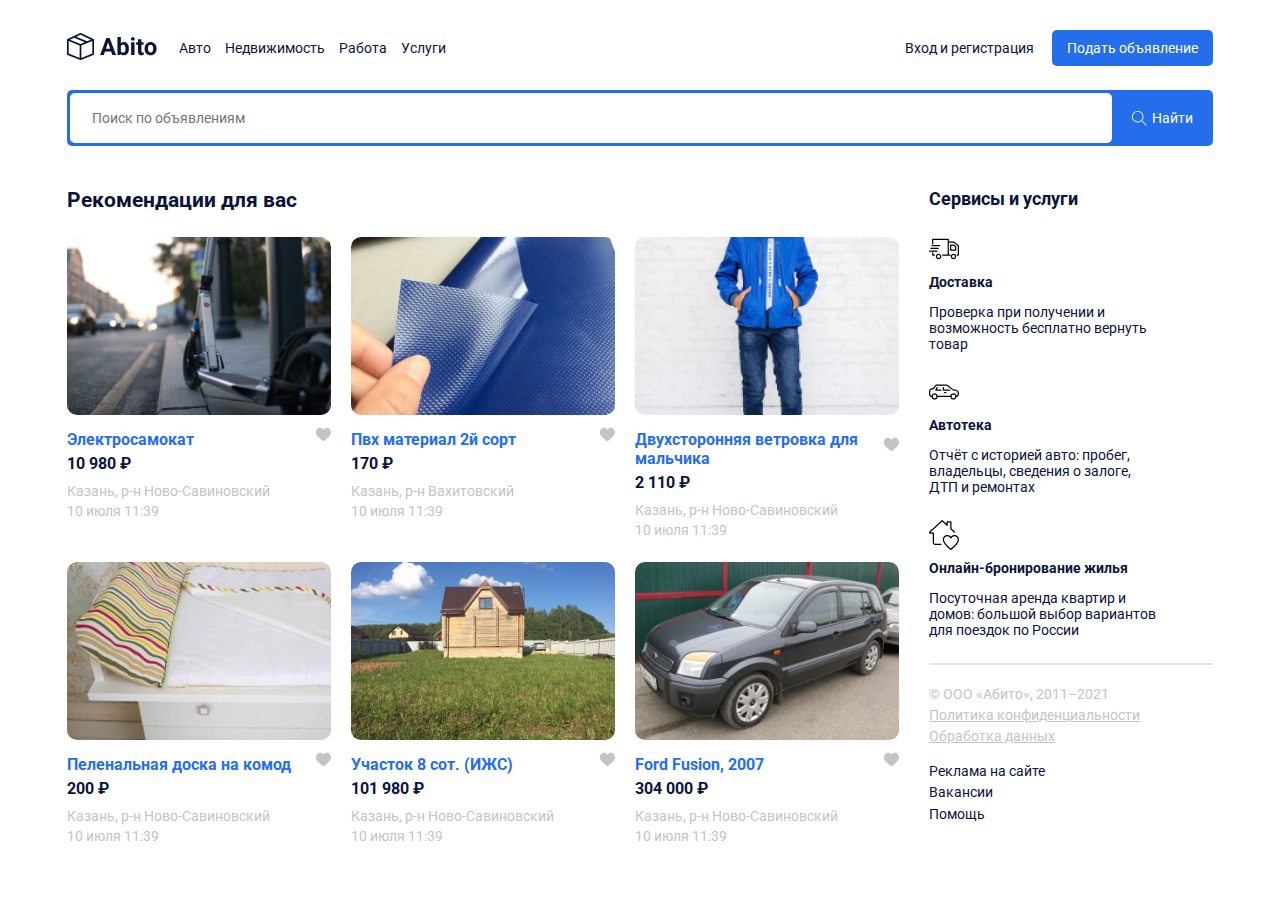
<file: index.html>
<!DOCTYPE html>
<html lang="ru">
  <head>
    <meta charset="UTF-8" />
    <meta http-equiv="X-UA-Compatible" content="IE=edge" />
    <meta name="viewport" content="width=device-width, initial-scale=1.0" />
    <title>Abito - Доска объявлений</title>
    <!-- Следующий 3 строчки - подключение шрифта из google fonts -->
    <!-- Шрифт заранее посмотрели в figma с помощью расширения -->
    <link rel="preconnect" href="https://fonts.googleapis.com" />
    <link rel="preconnect" href="https://fonts.gstatic.com" crossorigin />
    <link
      href="https://fonts.googleapis.com/css2?family=Roboto:wght@400;700&display=swap"
      rel="stylesheet"
    />
    <!-- подключаем нормалайз -->
    <link rel="stylesheet" href="CSS/normalize.css" />
    <link rel="stylesheet" href="CSS/style.css" />
  </head>

  <body>
    <header class="header container">
      <div class="navbar">
        <a href="/index.html" class="logo">
          <svg
            width="90"
            height="27"
            viewBox="0 0 90 27"
            fill="none"
            xmlns="http://www.w3.org/2000/svg"
          >
            <g clip-path="url(#clip0)">
              <path
                d="M26.9947 6.65895C26.9632 6.36854 26.7827 6.11151 26.513 5.98563L13.8567 0.0793852C13.6306 -0.0261362 13.3693 -0.0261362 13.1431 0.0793852L0.486896 5.98563C0.217213 6.11151 0.0367559 6.36849 0.00516797 6.65895C0.00448242 6.66501 0 6.7458 0 6.75023V21.094C0 21.439 0.210041 21.7493 0.530402 21.8773L13.1867 26.9398C13.2872 26.9801 13.3936 27.0002 13.5 27.0002C13.6064 27.0002 13.7128 26.9801 13.8133 26.9398L26.4696 21.8773C26.79 21.7493 27 21.439 27 21.094V6.75023C27 6.7458 26.9954 6.66496 26.9947 6.65895ZM13.5 1.77506L24.0334 6.69064L19.9774 8.31307L9.24576 3.7604L13.5 1.77506ZM7.18822 4.72059L17.7533 9.20264L13.5 10.904L2.96662 6.69064L7.18822 4.72059ZM1.6875 7.99645L12.6562 12.3839V24.9102L1.6875 20.5227V7.99645ZM14.3438 24.9103V12.3839L25.3125 7.99645V20.5227L14.3438 24.9103Z"
                fill="#0A143A"
              />
            </g>
            <path
              d="M44.1562 18.4844H37.9922L36.8203 22H33.082L39.4336 4.9375H42.6914L49.0781 22H45.3398L44.1562 18.4844ZM38.9414 15.6367H43.207L41.0625 9.25L38.9414 15.6367Z"
              fill="#0A143A"
            />
            <path
              d="M61.875 15.7773C61.875 17.8086 61.4414 19.3945 60.5742 20.5352C59.707 21.668 58.4961 22.2344 56.9414 22.2344C55.5664 22.2344 54.4688 21.707 53.6484 20.6523L53.4961 22H50.4492V4H53.8359V10.457C54.6172 9.54297 55.6445 9.08594 56.918 9.08594C58.4648 9.08594 59.6758 9.65625 60.5508 10.7969C61.4336 11.9297 61.875 13.5273 61.875 15.5898V15.7773ZM58.4883 15.5312C58.4883 14.25 58.2852 13.3164 57.8789 12.7305C57.4727 12.1367 56.8672 11.8398 56.0625 11.8398C54.9844 11.8398 54.2422 12.2812 53.8359 13.1641V18.168C54.25 19.0586 55 19.5039 56.0859 19.5039C57.1797 19.5039 57.8984 18.9648 58.2422 17.8867C58.4062 17.3711 58.4883 16.5859 58.4883 15.5312Z"
              fill="#0A143A"
            />
            <path
              d="M67.5469 22H64.1484V9.32031H67.5469V22ZM63.9492 6.03906C63.9492 5.53125 64.1172 5.11328 64.4531 4.78516C64.7969 4.45703 65.2617 4.29297 65.8477 4.29297C66.4258 4.29297 66.8867 4.45703 67.2305 4.78516C67.5742 5.11328 67.7461 5.53125 67.7461 6.03906C67.7461 6.55469 67.5703 6.97656 67.2188 7.30469C66.875 7.63281 66.418 7.79688 65.8477 7.79688C65.2773 7.79688 64.8164 7.63281 64.4648 7.30469C64.1211 6.97656 63.9492 6.55469 63.9492 6.03906Z"
              fill="#0A143A"
            />
            <path
              d="M74.4023 6.20312V9.32031H76.5703V11.8047H74.4023V18.1328C74.4023 18.6016 74.4922 18.9375 74.6719 19.1406C74.8516 19.3438 75.1953 19.4453 75.7031 19.4453C76.0781 19.4453 76.4102 19.418 76.6992 19.3633V21.9297C76.0352 22.1328 75.3516 22.2344 74.6484 22.2344C72.2734 22.2344 71.0625 21.0352 71.0156 18.6367V11.8047H69.1641V9.32031H71.0156V6.20312H74.4023Z"
              fill="#0A143A"
            />
            <path
              d="M77.5781 15.543C77.5781 14.2852 77.8203 13.1641 78.3047 12.1797C78.7891 11.1953 79.4844 10.4336 80.3906 9.89453C81.3047 9.35547 82.3633 9.08594 83.5664 9.08594C85.2773 9.08594 86.6719 9.60938 87.75 10.6562C88.8359 11.7031 89.4414 13.125 89.5664 14.9219L89.5898 15.7891C89.5898 17.7344 89.0469 19.2969 87.9609 20.4766C86.875 21.6484 85.418 22.2344 83.5898 22.2344C81.7617 22.2344 80.3008 21.6484 79.207 20.4766C78.1211 19.3047 77.5781 17.7109 77.5781 15.6953V15.543ZM80.9648 15.7891C80.9648 16.9922 81.1914 17.9141 81.6445 18.5547C82.0977 19.1875 82.7461 19.5039 83.5898 19.5039C84.4102 19.5039 85.0508 19.1914 85.5117 18.5664C85.9727 17.9336 86.2031 16.9258 86.2031 15.543C86.2031 14.3633 85.9727 13.4492 85.5117 12.8008C85.0508 12.1523 84.4023 11.8281 83.5664 11.8281C82.7383 11.8281 82.0977 12.1523 81.6445 12.8008C81.1914 13.4414 80.9648 14.4375 80.9648 15.7891Z"
              fill="#0A143A"
            />
            <defs>
              <clipPath id="clip0">
                <rect width="27" height="27" fill="white" />
              </clipPath>
            </defs>
          </svg>
        </a>
        <!-- навигация -->
        <!-- Создаем отдельный класс навбар-панель чтобы объединить блоки с кнопками -->
        <div class="navbar-panel">
          <button class="close-menu">
            <svg
              width="17"
              height="17"
              viewBox="0 0 17 17"
              fill="none"
              xmlns="http://www.w3.org/2000/svg"
            >
              <path d="M1 1L8.75 8.75L16.5 16.5M1 16.5L16.5 1" stroke="black" />
            </svg>
          </button>

          <nav class="navbar-menu">
            <!-- меню -->
            <ul class="menu">
              <!-- пункт меню -->
              <li class="menu-item">
                <!-- ссылка -->
                <a href="#" class="menu-link">Авто</a>
              </li>
              <li class="menu-item">
                <a href="#" class="menu-link">Недвижимость</a>
              </li>
              <li class="menu-item">
                <a href="#" class="menu-link">Работа</a>
              </li>
              <li class="menu-item">
                <a href="#" class="menu-link">Услуги</a>
              </li>
            </ul>
          </nav>
          <!-- button group -->
          <div class="button-group">
            <a href="#" class="button button-link">Вход и регистрация</a>
            <a href="#" class="button button-primary">Подать объявление</a>
          </div>
        </div>
        <!-- Кнопка меню -->
        <button class="menu-button">
          <svg
            width="30"
            height="30"
            viewBox="0 0 30 30"
            fill="none"
            xmlns="http://www.w3.org/2000/svg"
          >
            <path
              d="M0.937476 9.37501H29.0624C29.58 9.37501 29.9999 8.95498 29.9999 8.43754C29.9999 7.92002 29.5799 7.50006 29.0624 7.50006H0.937476C0.419955 7.50006 0 7.92009 0 8.43754C0 8.95498 0.420033 9.37501 0.937476 9.37501Z"
              fill="black"
            />
            <path
              d="M29.0624 14.0626H0.937476C0.419955 14.0626 0 14.4826 0 15C0 15.5175 0.420033 15.9375 0.937476 15.9375H29.0624C29.58 15.9375 29.9999 15.5175 29.9999 15C29.9999 14.4826 29.58 14.0626 29.0624 14.0626Z"
              fill="black"
            />
            <path
              d="M29.0625 20.625H10.3125C9.79495 20.625 9.375 21.0451 9.375 21.5625C9.375 22.08 9.79503 22.5 10.3125 22.5H29.0625C29.58 22.5 29.9999 22.0799 29.9999 21.5625C30 21.045 29.58 20.625 29.0625 20.625Z"
              fill="black"
            />
          </svg>
        </button>
      </div>

      <!-- /.navbar -->
      <!-- панель поиска -->
      <div class="search-panel">
        <input
          type="search"
          class="search-input"
          placeholder="Поиск по объявлениям"
        />
        <!-- placeholder - подсказка на фон поиска -->
        <button class="search-button">
          <svg
            class="search-icon"
            width="15"
            height="15"
            viewBox="0 0 15 15"
            fill="none"
            xmlns="http://www.w3.org/2000/svg"
          >
            <path
              d="M14.6506 14.0012L10.0862 9.43675C10.9465 8.43352 11.4706 7.13293 11.4706 5.71058C11.4706 2.54822 8.89765 -0.0247192 5.7353 -0.0247192C4.20353 -0.0247192 2.76265 0.571751 1.67824 1.6544C0.595589 2.73793 -0.000881376 4.17881 9.77541e-07 5.71058C9.77541e-07 8.87293 2.57294 11.4459 5.7353 11.4459C7.15765 11.4459 8.45912 10.9218 9.46235 10.0615L14.0268 14.6259L14.6506 14.0012ZM5.7353 10.5635C3.06 10.5635 0.882354 8.38675 0.882354 5.71058C0.881472 4.41352 1.38618 3.19499 2.30294 2.2791C3.21882 1.36234 4.43824 0.857634 5.7353 0.857634C8.41059 0.857634 10.5882 3.0344 10.5882 5.71058C10.5882 8.38587 8.41059 10.5635 5.7353 10.5635Z"
              fill="white"
            />
            <!-- вставляем иконку поиска как svg,она в виде пера -->
          </svg>
          <span class="search-button-text">Найти</span>
        </button>
      </div>
      <!-- /.searchpanel -->
    </header>
    <!-- Выходим из блока header, потому что верстаем уже основу сайта -->

    <div class="page-content container">
      <!-- Создаём основу для сайта, main - главный блок с объявлениями , aside - боковая панель -->
      <main class="main">
        <h2 class="page-title">Рекомендации для вас</h2>
        <!-- создаём блок с карточками -->
        <div class="cards">
          <div class="card">
            <!-- тут будут карточки -->
            <a href="single.html" class="card-link">
              <img src="img/card-image.jpg" alt="photo" class="card-image" />
            </a>
            <div class="card-header">
              <!-- теперь делаем заголовок и кнопку лайка для карточки -->
              <!-- заворачиваем картинку и заголовок в ссылку, пишем a.card-link -->
              <!-- Используем href для ссылки -->
              <a href="single.html" class="card-link">
                <h3 class="card-title">Электросамокат</h3>
              </a>
              <botton class="like">
                <img src="img/like.svg" alt="like" />
              </botton>
            </div>
            <strong class="card-price"> 10 980 ₽ </strong>
            <p class="card-text">Казань, р-н Ново-Савиновский</p>
            <p class="card-text">10 июля 11:39</p>
          </div>
          <div class="card">
            <!-- тут будут карточки -->
            <a href="single.html" class="card-link">
              <img src="img/card-image2.jpg" alt="photo" class="card-image" />
            </a>
            <div class="card-header">
              <a href="single.html" class="card-link">
                <h3 class="card-title">Пвх материал 2й сорт</h3>
              </a>
              <botton class="like">
                <img src="img/like.svg" alt="like" />
              </botton>
            </div>
            <strong class="card-price"> 170 ₽ </strong>
            <p class="card-text">Казань, р-н Вахитовский</p>
            <p class="card-text">10 июля 11:39</p>
          </div>
          <div class="card">
            <!-- тут будут карточки -->
            <a href="single.html" class="card-link">
              <img src="img/card-image3.jpg" alt="photo" class="card-image" />
            </a>
            <div class="card-header">
              <a href="single.html" class="card-link">
                <h3 class="card-title">Двухсторонняя ветровка для мальчика</h3>
              </a>
              <botton class="like">
                <img src="img/like.svg" alt="like" />
              </botton>
            </div>
            <strong class="card-price"> 2 110 ₽ </strong>
            <p class="card-text">Казань, р-н Ново-Савиновский</p>
            <p class="card-text">10 июля 11:39</p>
          </div>
          <div class="card">
            <!-- тут будут карточки -->
            <a href="single.html" class="card-link">
              <img src="img/card-image4.jpg" alt="photo" class="card-image" />
            </a>
            <div class="card-header">
              <a href="single.html" class="card-link">
                <h3 class="card-title">Пеленальная доска на комод</h3>
              </a>
              <botton class="like">
                <img src="img/like.svg" alt="like" />
              </botton>
            </div>
            <strong class="card-price"> 200 ₽ </strong>
            <p class="card-text">Казань, р-н Ново-Савиновский</p>
            <p class="card-text">10 июля 11:39</p>
          </div>
          <div class="card">
            <!-- тут будут карточки -->
            <a href="single.html" class="card-link">
              <img src="img/card-image5.jpg" alt="photo" class="card-image" />
            </a>
            <div class="card-header">
              <a href="single.html" class="card-link">
                <h3 class="card-title">Участок 8 сот. (ИЖС)</h3>
              </a>
              <botton class="like">
                <img src="img/like.svg" alt="like" />
              </botton>
            </div>
            <strong class="card-price"> 101 980 ₽ </strong>
            <p class="card-text">Казань, р-н Ново-Савиновский</p>
            <p class="card-text">10 июля 11:39</p>
          </div>
          <div class="card">
            <!-- тут будут карточки -->
            <a href="single.html" class="card-link">
              <img src="img/card-image6.jpg" alt="photo" class="card-image" />
            </a>
            <div class="card-header">
              <a href="single.html" class="card-link">
                <h3 class="card-title">Ford Fusion, 2007</h3>
              </a>
              <botton class="like">
                <img src="img/like.svg" alt="like" />
              </botton>
            </div>
            <strong class="card-price"> 304 000 ₽ </strong>
            <p class="card-text">Казань, р-н Ново-Савиновский</p>
            <p class="card-text">10 июля 11:39</p>
          </div>
        </div>
      </main>
      <!-- сайдбар 1 -->
      <aside class="sidebar">
        <h4 class="page-title">Сервисы и услуги</h4>
        <div class="service">
          <img
            src="img/shipping.svg"
            alt="icon: shipping"
            class="service-image"
          />
          <h5 class="service-title">Доставка</h5>
          <p class="service-text">
            Проверка при получении и возможность бесплатно вернуть товар
          </p>
        </div>
        <!-- сайдбар 2 -->
        <div class="service">
          <img src="img/car.svg" alt="icon: shipping" class="service-image" />
          <h5 class="service-title">Автотека</h5>
          <p class="service-text">
            Отчёт с историей авто: пробег, владельцы, сведения о залоге, ДТП и
            ремонтах
          </p>
        </div>
        <!-- сайдбар 3 -->
        <div class="service">
          <img src="img/house.svg" alt="icon: shipping" class="service-image" />
          <h5 class="service-title">Онлайн-бронирование жилья</h5>
          <p class="service-text">
            Посуточная аренда квартир и домов: большой выбор вариантов для
            поездок по России
          </p>
        </div>
        <!-- сайдбар -->
        <hr color="#E5E5E5" />
        <footer class="footer">
          <p class="footer-text">© ООО «Абито», 2011–2021</p>
          <ul class="footer-menu">
            <li class="footer-menu-item">
              <a href="#" class="footer-text">Политика конфиденциальности</a>
            </li>
            <li class="footer-menu-item">
              <a href="#" class="footer-text">Обработка данных</a>
            </li>
          </ul>
          <ul class="footer-menu">
            <li class="footer-menu-item">
              <a href="#" class="footer-link">Реклама на сайте</a>
            </li>
            <li class="footer-menu-item">
              <a href="#" class="footer-link">Вакансии</a>
            </li>
            <li class="footer-menu-item">
              <a href="#" class="footer-link">Помощь</a>
            </li>
          </ul>
        </footer>
      </aside>
    </div>
    <!-- .page-content -->
    <script src="https://unpkg.com/swiper/swiper-bundle.min.js"></script>
    <script src="js/main.js"></script>
  </body>
</html>
</file>
<file: CSS/style.css>
body {
  font-family: "Roboto", sans-serif; /*копируем с google fonts*/
  font-size: 14px;
  color: #0a143a; /*цвет текста 0A143A*/
}
.container {
  max-width: 1146px; /* максимальная ширина */
  margin: auto; /*автоматическое выравнивание по середине*/
}

.header {
  /* max-width: 1146px;  максимальная ширина */
  /* margin: auto; автоматическое выравнивание по середине*/
  /* перенесли эти пункты в .container чтобы объединить с контентом сайта */
  padding-top: 30px; /* отступ от верхнего края страницы*/
  padding-bottom: 30px;
  margin-bottom: 12px;
}
.navbar {
  display: flex; /* Делаем гибкий блок, раскладываем горизонтально */
  align-items: center; /*  выравниваем по вертикали по центру, ровно по вертикали*/
  justify-content: space-between; /* разброс элементов по краям*/
  margin-bottom: 24px; /*внешний отступ снизу для поисковой строки */
}

.navbar-panel {
  flex-grow: 1; /*Растянуть по ширине*/
  display: flex; /*Сделать гибким*/
  align-items: center; /*выровнять по середине*/
}

/* меню навигации в шапке */
.navbar-menu {
  margin-right: auto; /* автоматический отступ справа*/
}
.menu {
  list-style: none; /*отключаем точки в списке */
  margin: 0; /*обнуляем отступы*/
  padding-left: 22px; /* внутренний отступ слева - 22 пикселя */
  padding-right: 22px; /* внутренний отступ справа - 22 пикселя */
  display: flex;
}
/* Для всех пунктов меню, кроме последнего */
.menu-item:not(:last-child) {
  margin-right: 14px; /* отступ справа 14 пикселей*/
}
.menu-link {
  text-decoration: none; /* отключаем подчёркивания ссылок*/
  color: inherit; /* взять текста из body*/
}
.button {
  text-decoration: none; /* отключаем подчёркивания ссылок*/
  display: inline-block; /* нормально воспринимать отступ */
  padding: 10px 15px; /* сверху и снизу 10 пикселей, по краям - 15*/
  /*делаем со всех сторон отступы для кнопок, можно ещё сделать вот так */
  /* padding-top: 10px; */
  /* padding-right: 15px; */
  /* padding-bottom: 10px; */
  /* padding-left: 15px; */
  cursor: pointer; /*При наведении курсора на ссылку, превращает указатель в палец */
}

.button-link {
  color: inherit;
}

.button-primary {
  background: #256eeb; /*фон */
  border-radius: 5px; /*скругление углов */
  color: white; /*цвет текста*/
}
.search-panel {
  height: 50px;
  background: #256eeb;
  border-radius: 5px; /*скругление */
  display: flex; /* заполнение */
  padding: 3px; /* отступ */
}
.search-input {
  flex-grow: 1; /* растяжение элемента на всю строку*/
  background: #ffffff;
  border-radius: 5px;
  border: none; /* отключаем серую обводку*/
  padding-left: 22px; /* отступаем */
  padding-right: 22px;
}

.search-button {
  background: #256eeb;
  border: none; /* отключаем серую обводку*/
  color: #ffffff;
  padding-left: 20px; /*оступ */
  padding-right: 17px; /*17 пикселей потому что мы уже отступали в search panel */
  display: flex; /* задаём гибкость, чтобы наша иконка поиска была центрально с текстом*/
  align-items: center;
  cursor: pointer;
}

.search-button-text {
  margin-left: 5px;
}
.page-content {
  display: grid; /*Делим контент на кусочки, создаем потому что у нас 12 колонок, колонки из figma*/
  grid-template-columns: 9fr 3fr; /* делим на 2 колонки контента*/
  grid-column-gap: 10px; /*делаем пространство между колонками*/
}

.card-image {
  border-radius: 10px;
  width: 264px;
  height: 178px;
  object-fit: cover; /*на случай если картинка не может иметь нужные нам размеры*/
}
.cards {
  display: flex; /*Создаём гибкость для блока с карточками, чтобы они встали в ряд*/
  flex-wrap: wrap; /* Если карточка не помещается, то она переходит на другую строку*/
  /*justify-content: space-between; Чтобы наши карточки соблюдали между собой расстояние*/
  /* отключили этот параметр чтобы 2 карточки не расходились по краям экрана */
}
.card {
  margin-bottom: 20px; /*у каждой карточки есть отступ снизу*/
  margin-right: 20px;
}
/* Делаем так, чтобы у последней карточки не было отступа в 20 пикселей */
/* с этим сайт уже не так хорошо адаптируется */
/* Удалили это решение для того, чтобы было удобнее работать с адаптивностью */
/* .card:not(:nth-child(3n)) {
  margin-right: 20px;
} */

.card-title {
  font-size: 16px;
  line-height: 19px;
  color: #256eeb;
  margin-top: 12px;
  margin-bottom: 5px;
  max-width: 230px;
}
.card-header {
  /*чтобы кнопка лайка была в ряд с текстом и не вплотную к нему */
  display: flex;
  justify-content: space-between;
  align-items: center; /*чтобы кнопка была по середине с текстом*/
}

.like {
  background-color: #fff;
  border: none;
  cursor: pointer;
  margin-left: 15px; /*отступ от текста до кнопки лайка*/
}
.card-link {
  text-decoration: none;
}
.card-price {
  font-size: 16px;
  line-height: 19px;
  color: #0a143a;
  margin-bottom: 10px;
  display: block; /*должен быть блочным чтобы для него сработали эти отступы*/
}
.card-text {
  font-size: 14px;
  line-height: 16px;
  color: #c4c4c4;
  margin-bottom: 4px;
  margin-top: 0;
}
.sidebar .page-title {
  font-size: 18px;
  line-height: 21px;
  color: #0a143a;
}

.service {
  margin-bottom: 25px;
}
.service-title {
  margin-top: 7px;
  margin-bottom: 5px;
  font-weight: bold;
  font-size: 14px;
  line-height: 16px;
  color: #0a143a;
}
.service-text {
  font-size: 14px;
  line-height: 16px;
  color: #0a143a;
  max-width: 231px;
}
.footer-text {
  display: inline-block;
  font-size: 14px;
  line-height: 16px;
  color: #c4c4c4;
  margin-bottom: 5px;
}
.footer-menu {
  margin: 0;
  padding: 0;
  list-style: none;
  margin-bottom: 14px;
}
.footer-link {
  color: inherit;
  text-decoration: none;
  display: inline-block;
  margin-bottom: 5px;
}
.main-single {
  display: flex;
  align-items: flex-start;
}
.content {
  max-width: 460px;
  margin-right: 30px;
}
.swiper-container {
  width: 100%;
  /* height: 300px; */
  margin-left: auto;
  margin-right: auto;
}

.swiper-slide {
  background-size: cover;
  background-position: center;
}

.mySwiper2 {
  /* height: 100%; */
  width: 100%;
  border-radius: 10px;
}

.mySwiper {
  height: 20%;
  box-sizing: border-box;
  padding: 10px 0;
}

.mySwiper .swiper-slide {
  width: 25%;
  height: 100%;
  opacity: 0.4;
  border-radius: 10px;
}

.mySwiper .swiper-slide-thumb-active {
  opacity: 1;
}

.swiper-slide img {
  display: block;
  max-width: 460px;
  max-height: 357px;
  width: 100%;
  height: 100%;
  object-fit: cover;
  border-radius: 3px;
}
.content-text {
  font-size: 14px;
  line-height: 100%;
  color: inherit;
}
.single-price {
  font-size: 24px;
  line-height: 28px;
  margin-top: 0;
  margin-bottom: 25px;
  display: block;
}
.page-title {
  margin-top: 0;
  margin-bottom: 25px;
}
.author {
  min-width: 264px;
}
.author-wrapper {
  display: flex;
  align-items: center;
  justify-content: space-between;

  margin-top: 25px;
  margin-bottom: 30px;
}

.author-avatar {
  width: 50px;
  height: 50px;
  object-fit: cover;
  border-radius: 50%;
}
.author-name {
  font-weight: bold;
  font-size: 14px;
  line-height: 16px;
  display: block;
  margin-bottom: 4px;
}
.rating {
  margin-bottom: 5px;
}
.rating-counter {
  color: #0a143a;
  opacity: 0.5;
}
.author-status {
  font-size: 12px;
  line-height: 14px;
}

.button-block {
  display: block;
  width: 100%;
  height: 54px;
  margin-bottom: 14px;
  border: none;
}
.button-success {
  background-color: #14b4be;
  color: #fff;
  border-radius: 5px;
}
.menu-button {
  background-color: #fff;
  border: none;
  cursor: pointer;
  display: none; /*Отключаем кнопку везде*/
}
.close-menu {
  display: none;
}

@media (max-width: 1200px) {
  .container {
    max-width: 960px; /* чтобы контент не прилипал к краям*/
  }
  .card {
    width: 45%;
  }
  .card-image {
    width: 100%;
    height: 200px;
  }
}
@media (max-width: 992px) {
  .container {
    max-width: 740px;
  }
  .card-image {
    height: 150px;
  }
}
@media (max-width: 768px) {
  .container {
    max-width: 560px;
  }
  .card {
    width: 100%;
  }
  .page-content {
    /* Меняем соотношение сайдбара к объявлениям */
    grid-template-columns: 8fr 4fr;
  }
  .menu-button {
    display: block;
  }
  .close-menu {
    display: block;
    position: absolute;
    right: 30px;
    top: 30px;
    cursor: pointer;
    background-color: #fff;
    border: none;
  }
  .navbar-panel {
    position: fixed;
    right: 0;
    top: 0;
    width: 100%;
    height: 100%;
    background-color: #fff;
    z-index: 9;
    flex-direction: column; /*Выстроить дочерние элементы в столбец*/
    align-items: center;
    justify-content: center;
    transition: transform 0.3s, opacity 0.3s;
    transform: translateX(100%);
    /* Обязательно убирать после translateX пробел перед скобкой, иначе он просто не будет работать */
    /*уберём меню в сторону, чтобы его не было видно*/
    opacity: 0;
  }
  .is-open {
    transform: translateX(0%);
    opacity: 1;
  }
  .navbar-menu {
    margin-left: auto;
    margin-bottom: 20px;
  }
  .menu {
    flex-direction: column;
    align-items: center;
    justify-content: center;
  }
  .menu-item:not(:last-child) {
    /*обнуляем отступ справа для последнего элемента меню*/
    margin-right: 0;
    margin-bottom: 10px;
  }
  .button-group {
    display: flex;
    flex-direction: column;
  }
}
@media (max-width: 576px) {
  .container {
    max-width: 90%;
  }
  .page-content {
    grid-template-columns: 12fr;
  }
  .card-image {
    height: 250px;
  }
  .card {
    margin-right: 0;
  }
  .search-button-text {
    display: none;
  }
}
</file>
